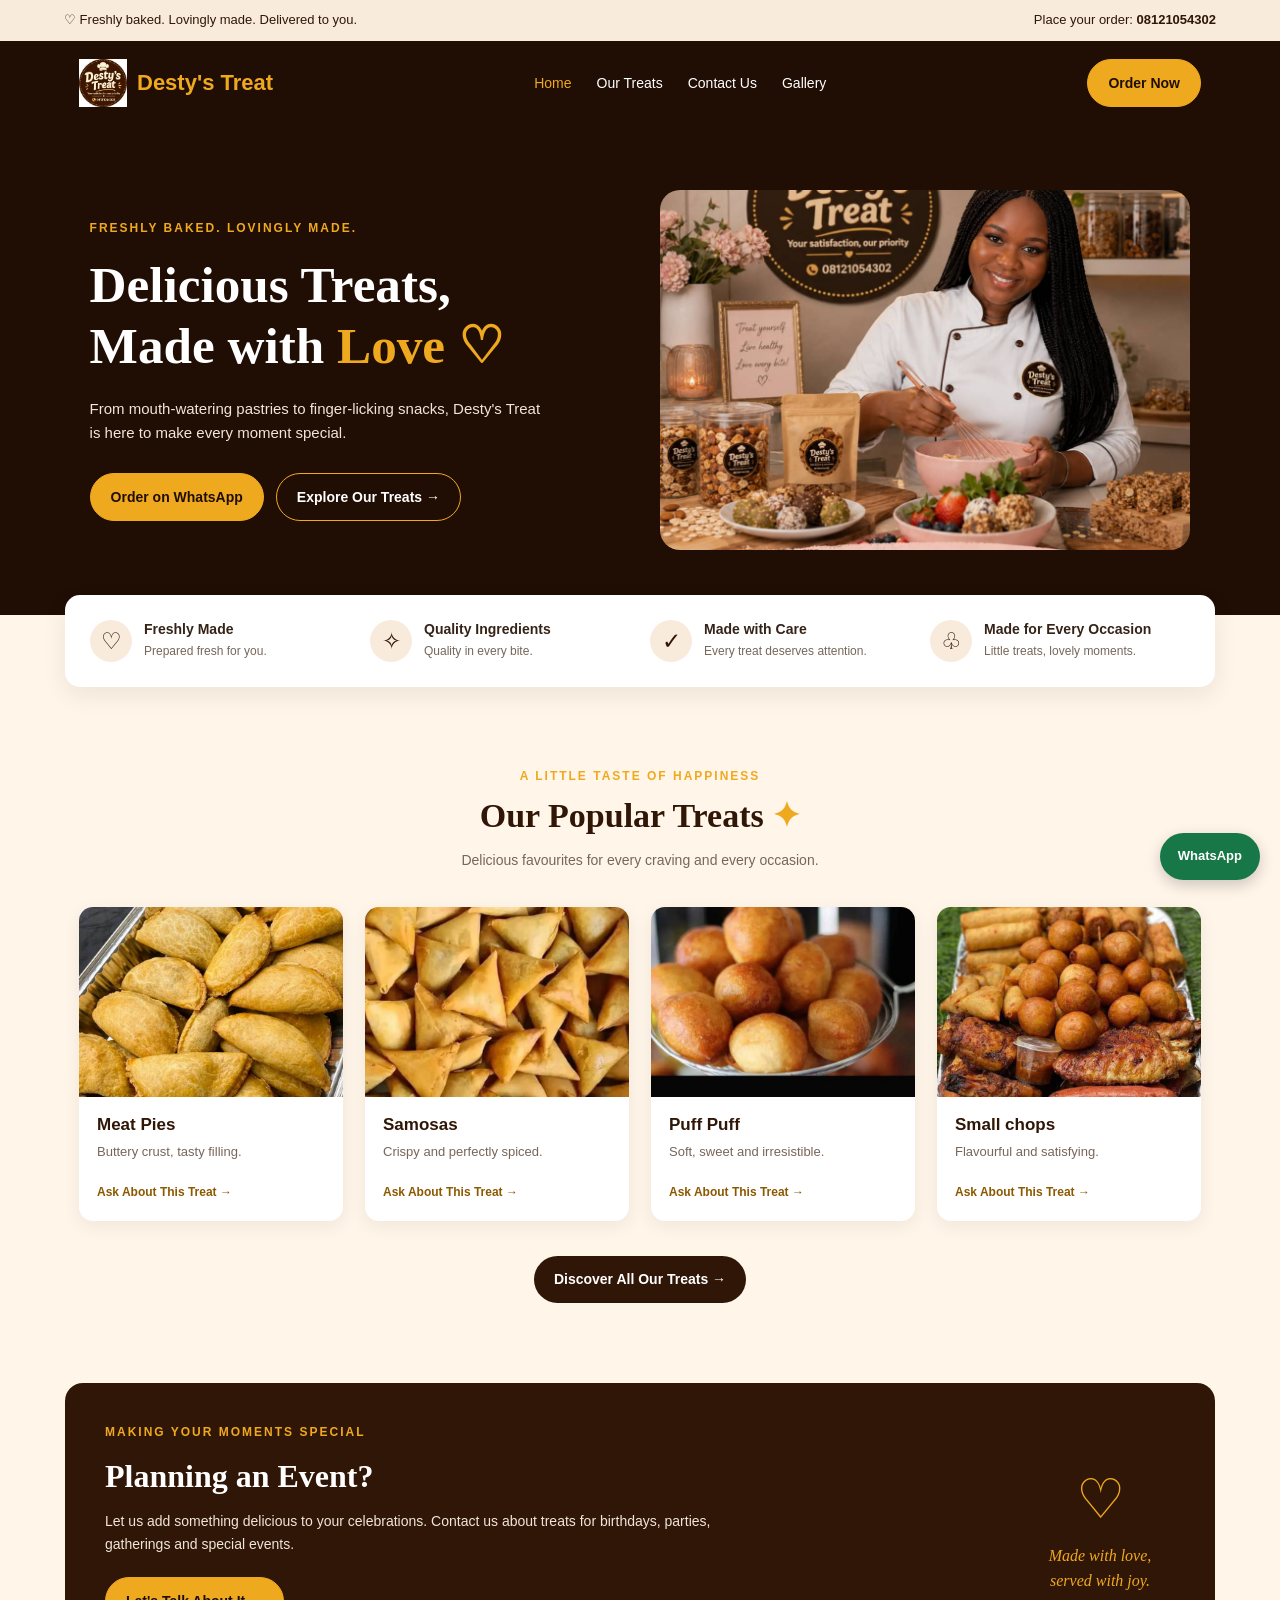
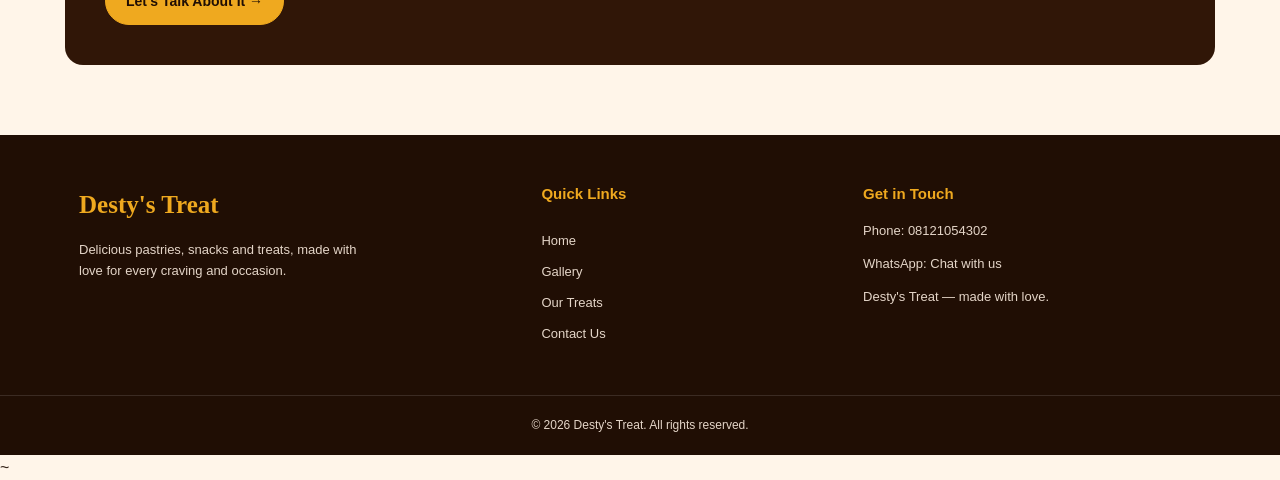
<file: index.html>
<!DOCTYPE html>
<html lang="en">
<head>
    <meta charset="UTF-8">
    <meta name="viewport" content="width=device-width, initial-scale=1.0">

    <title>Desty's Treat | Delicious Treats, Made with Love</title>

    <meta name="description"
          content="Discover delicious pastries, snacks, and treats from Desty's Treat. Freshly made with love for every craving and occasion.">

    <link rel="stylesheet" href="style.css">
</head>

<body>

    <!-- TOP ANNOUNCEMENT BAR -->
    <div class="top-bar">
        <p>♡ Freshly baked. Lovingly made. Delivered to you.</p>

        <p>Place your order:
            <a href="tel:08121054302">08121054302</a>
        </p>
    </div>


    <!-- NAVIGATION BAR -->
    <header class="header">
        <nav class="navbar">

            <a href="index.html" class="logo">
                <img src="./Assets/WhatsApp Image 2026-10-28 at 7.38.59 AM (2).jpeg"
                     alt="Desty's Treat logo">
                <span>Desty's Treat</span>
            </a>

            <ul class="nav-links">
                <li><a href="#" class="active">Home</a></li>
                <li><a href="our treats.html">Our Treats</a></li>
                <li><a href="contact.html">Contact Us</a></li>
                <li><a href="gallery.html">Gallery</a></li>
            </ul>

            <a href="https://wa.me/2348121054302"
               class="button button-gold"
               target="_blank"
               rel="noopener noreferrer">
                Order Now
            </a>

        </nav>
    </header>


    <main>

        <!-- HERO SECTION -->
        <section class="hero">

            <div class="hero-content">

                <p class="eyebrow">
                    FRESHLY BAKED. LOVINGLY MADE.
                </p>

                <h1>
                    Delicious Treats,<br>
                    Made with <span>Love ♡</span>
                </h1>

                <p class="hero-description">
                    From mouth-watering pastries to finger-licking
                    snacks, Desty's Treat is here to make every
                    moment special.
                </p>

                <div class="hero-buttons">

                    <a href="https://wa.me/2348121054302"
                       class="button button-gold"
                       target="_blank"
                       rel="noopener noreferrer">
                        Order on WhatsApp
                    </a>

                    <a href="our treats.html"
                       class="button button-outline">
                        Explore Our Treats →
                    </a>

                </div>

            </div>

            <div class="hero-image">
                <img src="Assets/WhatsApp Image 2026-10-28 at 7.33.50 AM (1).jpeg"
                     alt="Freshly prepared pastries and delicious snacks">
            </div>

        </section>


        <!-- WHY CHOOSE US -->
        <section class="features">

            <div class="feature">
                <span class="feature-icon">♡</span>
                <div>
                    <h3>Freshly Made</h3>
                    <p>Prepared fresh for you.</p>
                </div>
            </div>

            <div class="feature">
                <span class="feature-icon">✧</span>
                <div>
                    <h3>Quality Ingredients</h3>
                    <p>Quality in every bite.</p>
                </div>
            </div>

            <div class="feature">
                <span class="feature-icon">✓</span>
                <div>
                    <h3>Made with Care</h3>
                    <p>Every treat deserves attention.</p>
                </div>
            </div>

            <div class="feature">
                <span class="feature-icon">♧</span>
                <div>
                    <h3>Made for Every Occasion</h3>
                    <p>Little treats, lovely moments.</p>
                </div>
            </div>

        </section>


        <!-- POPULAR TREATS -->
        <section class="popular-treats" id="popular-treats">

            <div class="section-heading">
                <p class="eyebrow">A LITTLE TASTE OF HAPPINESS</p>

                <h2>Our Popular Treats <span>✦</span></h2>

                <p>
                    Delicious favourites for every craving
                    and every occasion.
                </p>
            </div>


            <div class="product-grid">

                <!-- PRODUCT 1 -->
                <article class="product-card">

                    <img src="Assets/WhatsApp Image 2026-10-28 at 7.39.04 AM.jpeg"
                         alt="Freshly baked meat pies">

                    <div class="product-info">
                        <h3>Meat Pies</h3>
                        <p>Buttery crust, tasty filling.</p>

                        <a href="https://wa.me/2348121054302"
                           target="_blank"
                           rel="noopener noreferrer">
                            Ask About This Treat →
                        </a>
                    </div>

                </article>


                <!-- PRODUCT 2 -->
                <article class="product-card">

                    <img src="Assets/samosa.jpg"
                         alt="Crispy golden samosas">

                    <div class="product-info">
                        <h3>Samosas</h3>
                        <p>Crispy and perfectly spiced.</p>

                        <a href="https://wa.me/2348121054302"
                           target="_blank"
                           rel="noopener noreferrer">
                            Ask About This Treat →
                        </a>
                    </div>

                </article>


                <!-- PRODUCT 3 -->
                <article class="product-card">

                    <img src="Assets/Pouf Pouf.jpg"
                         alt="Golden, freshly prepared puff-puff">

                    <div class="product-info">
                        <h3>Puff Puff</h3>
                        <p>Soft, sweet and irresistible.</p>

                        <a href="https://wa.me/2348121054302"
                           target="_blank"
                           rel="noopener noreferrer">
                            Ask About This Treat →
                        </a>
                    </div>

                </article>


                <!-- PRODUCT 4 -->
                <article class="product-card">

                    <img src="Assets/WhatsApp Image 2026-10-28 at 7.39.12 AM (1).jpeg"
                         alt="Delicious small chops in snack tray">

                    <div class="product-info">
                        <h3>Small chops</h3>
                        <p>Flavourful and satisfying.</p>

                        <a href="https://wa.me/2348121054302"
                           target="_blank"
                           rel="noopener noreferrer">
                            Ask About This Treat →
                        </a>
                    </div>

                </article>

            </div>


            <div class="section-button">
                <a href="our treats.html"
                   class="button button-dark">
                    Discover All Our Treats →
                </a>
            </div>

        </section>


        <!-- CATERING AND EVENTS -->
        <section class="catering">

            <div class="catering-content">
                <p class="eyebrow">MAKING YOUR MOMENTS SPECIAL</p>

                <h2>Planning an Event?</h2>

                <p>
                    Let us add something delicious to your
                    celebrations. Contact us about treats for
                    birthdays, parties, gatherings and special events.
                </p>

                <a href="contact.html"
                   class="button button-gold">
                    Let's Talk About It →
                </a>
            </div>

            <div class="catering-decoration">
                <span>♡</span>
                <p>Made with love,<br>served with joy.</p>
            </div>

        </section>

    </main>


    <!-- FOOTER -->
    <footer class="footer">

        <div class="footer-content">

            <div class="footer-brand">
                <a href="index.html" class="footer-logo">
                    Desty's Treat
                </a>

                <p>
                    Delicious pastries, snacks and treats,
                    made with love for every craving and occasion.
                </p>
            </div>


            <div class="footer-links">
                <h3>Quick Links</h3>

                <a href="index.html">Home</a>
                <a href="gallery.html">Gallery</a>
                <a href="our treats.html">Our Treats</a>
                <a href="contact.html">Contact Us</a>
            </div>


            <div class="footer-contact">
                <h3>Get in Touch</h3>

                <p>
                    Phone:
                    <a href="tel:08121054302">08121054302</a>
                </p>

                <p>
                    WhatsApp:
                    <a href="https://wa.me/2348121054302"
                       target="_blank"
                       rel="noopener noreferrer">
                        Chat with us
                    </a>
                </p>

                <p>Desty's Treat — made with love.</p>
            </div>

        </div>

        <div class="footer-bottom">
            <p>
                &copy; 2026 Desty's Treat.
                All rights reserved.
            </p>
        </div>

    </footer>


    <!-- FLOATING WHATSAPP BUTTON -->
    <a href="https://wa.me/2348121054302"
       class="whatsapp-button"
       target="_blank"
       rel="noopener noreferrer"
       aria-label="Contact Desty's Treat on WhatsApp">
        WhatsApp
    </a>

</body>
</html>~
</file>
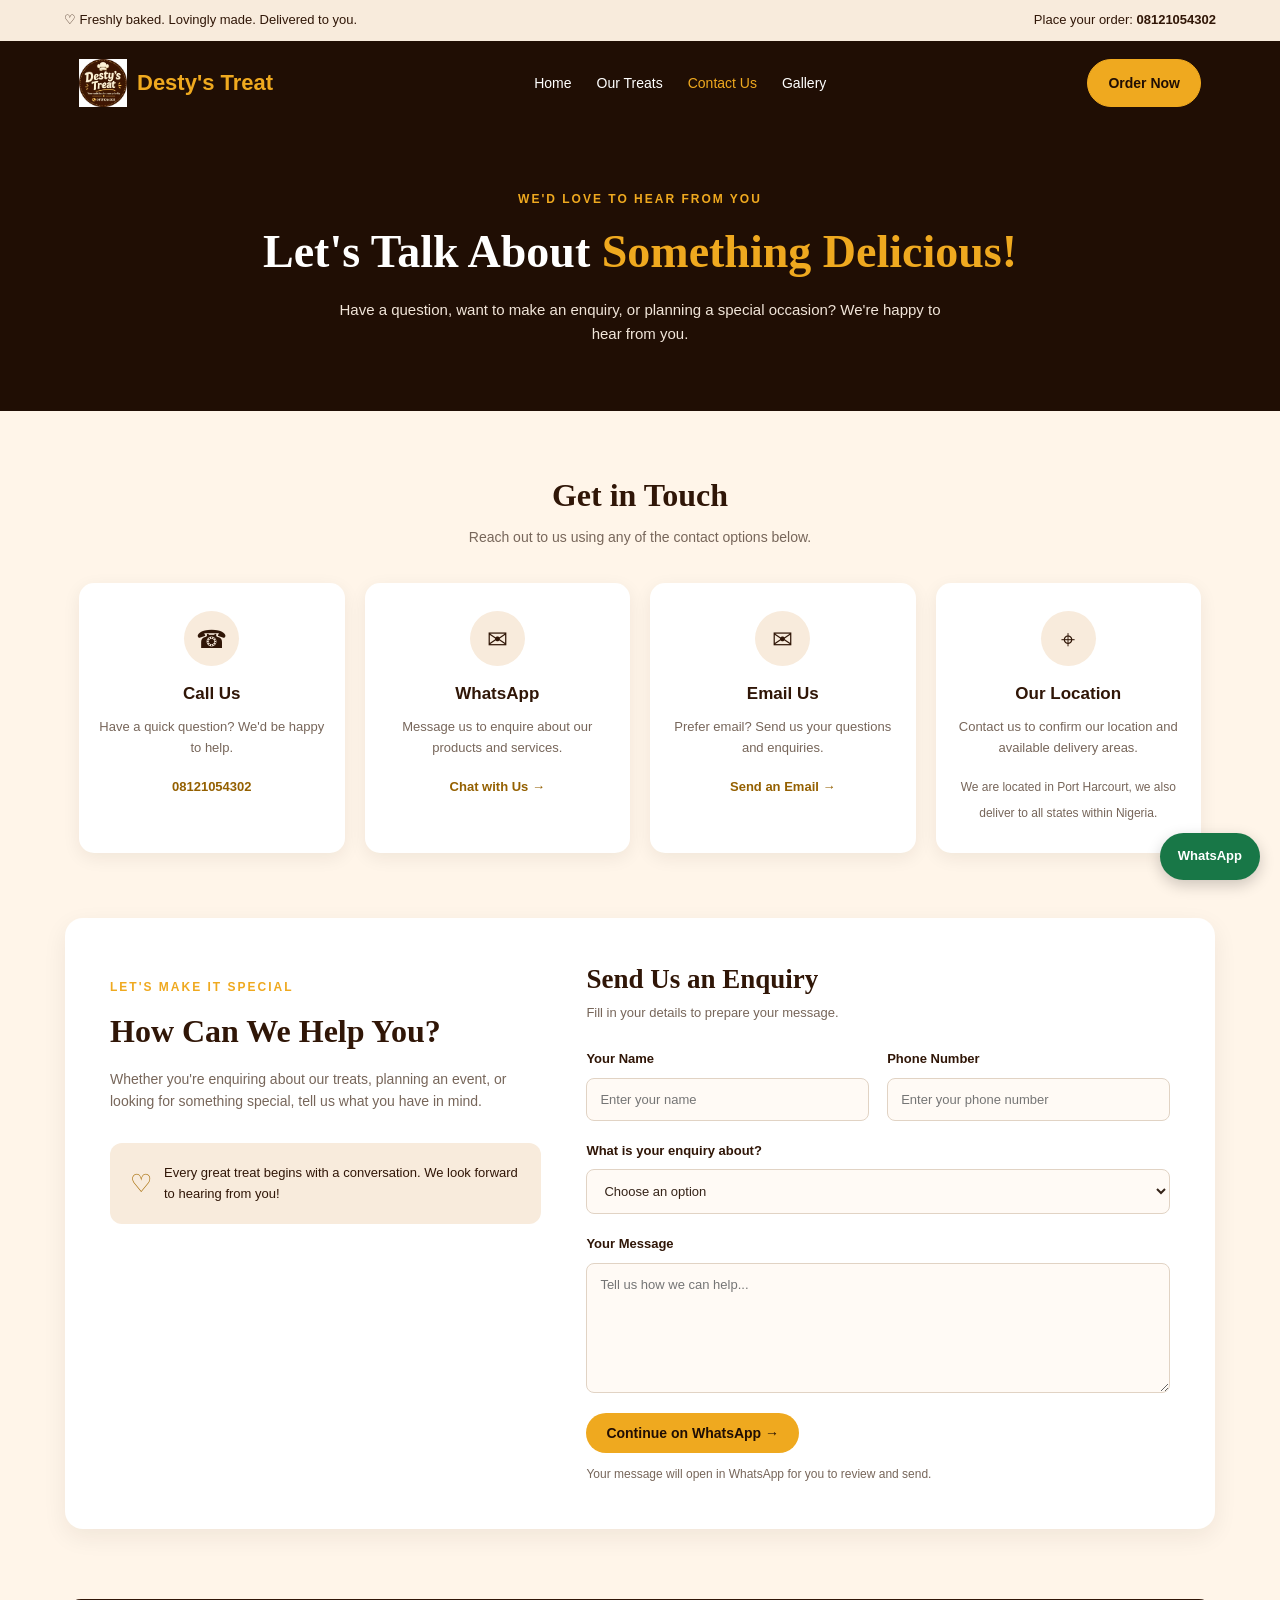
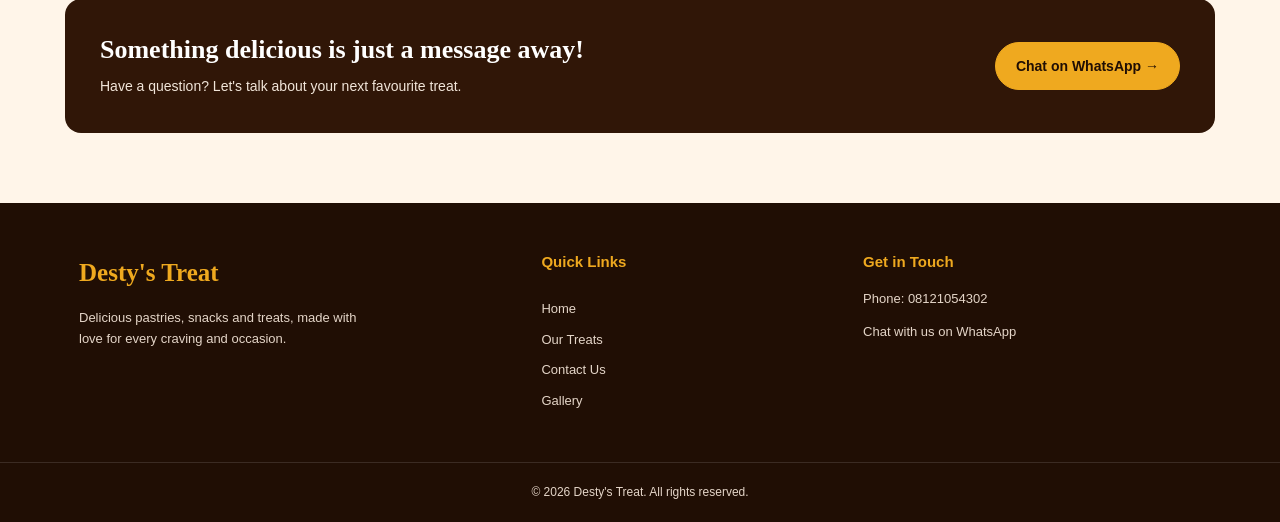
<file: contact.html>
<!DOCTYPE html>
<html lang="en">

<head>
    <meta charset="UTF-8">
    <meta name="viewport" content="width=device-width, initial-scale=1.0">

    <title>Contact Us | Desty's Treat</title>

    <meta name="description"
          content="Get in touch with Desty's Treat for product enquiries, orders, and special occasions.">

    <link rel="stylesheet" href="style.css">
</head>

<body>

    <!-- TOP BAR -->
    <div class="top-bar">

        <p>♡ Freshly baked. Lovingly made. Delivered to you.</p>

        <p>
            Place your order:
            <a href="tel:08121054302">08121054302</a>
        </p>

    </div>


    <!-- NAVIGATION BAR -->
    <header class="header">

        <nav class="navbar">

            <a href="index.html" class="logo">
                <img src="Assets/WhatsApp Image 2026-10-28 at 7.38.59 AM (2).jpeg" alt="Desty's Treat logo">
                <span>Desty's Treat</span>
            </a>

            <ul class="nav-links">

                <li>
                    <a href="index.html">Home</a>
                </li>

                <li>
                    <a href="our treats.html">Our Treats</a>
                </li>

                <li>
                    <a href="#" class="active">Contact Us</a>
                </li>

                <li>
                    <a href="gallery.html">Gallery</a>
                </li>

            </ul>

            <a href="https://wa.me/2348121054302"
               class="button button-gold"
               target="_blank"
               rel="noopener noreferrer">
                Order Now
            </a>

        </nav>

    </header>


    <main>

        <!-- CONTACT HERO -->
        <section class="contact-hero">

            <p class="eyebrow">WE'D LOVE TO HEAR FROM YOU</p>

            <h1>Let's Talk About <span>Something Delicious!</span></h1>

            <p>
                Have a question, want to make an enquiry, or planning
                a special occasion? We're happy to hear from you.
            </p>

        </section>


        <!-- CONTACT INFORMATION -->
        <section class="contact-section">

            <div class="contact-heading">

                <h2>Get in Touch</h2>

                <p>
                    Reach out to us using any of the contact
                    options below.
                </p>

            </div>


            <div class="contact-grid">

                <!-- PHONE -->
                <article class="contact-card">

                    <div class="contact-icon">☎</div>

                    <h3>Call Us</h3>

                    <p>
                        Have a quick question?
                        We'd be happy to help.
                    </p>

                    <a href="tel:08121054302">
                        08121054302
                    </a>

                </article>


                <!-- WHATSAPP -->
                <article class="contact-card">

                    <div class="contact-icon">✉</div>

                    <h3>WhatsApp</h3>

                    <p>
                        Message us to enquire about our
                        products and services.
                    </p>

                    <a href="https://wa.me/2348121054302"
                       target="_blank"
                       rel="noopener noreferrer">
                        Chat with Us →
                    </a>

                </article>


                <!-- EMAIL -->
                <article class="contact-card">

                    <div class="contact-icon">✉</div>

                    <h3>Email Us</h3>

                    <p>
                        Prefer email? Send us your
                        questions and enquiries.
                    </p>

                    <!-- Replace with your real business email -->
                    <a href="mailto:destystreat@gmail.com">
                        Send an Email →
                    </a>

                </article>


                <!-- LOCATION -->
                <article class="contact-card">

                    <div class="contact-icon">⌖</div>

                    <h3>Our Location</h3>

                    <p>
                        Contact us to confirm our location
                        and available delivery areas.
                    </p>

                    <span>We are located in Port Harcourt, we also deliver to all states within Nigeria.</span>

                </article>

            </div>

        </section>


        <!-- ENQUIRY SECTION -->
        <section class="enquiry-section">

            <div class="enquiry-intro">

                <p class="eyebrow">LET'S MAKE IT SPECIAL</p>

                <h2>How Can We Help You?</h2>

                <p>
                    Whether you're enquiring about our treats,
                    planning an event, or looking for something
                    special, tell us what you have in mind.
                </p>

                <div class="enquiry-note">

                    <span>♡</span>

                    <p>
                        Every great treat begins with a conversation.
                        We look forward to hearing from you!
                    </p>

                </div>

            </div>


            <!-- CONTACT FORM -->
            <div class="contact-form-container">

                <h2>Send Us an Enquiry</h2>

                <p class="form-description">
                    Fill in your details to prepare your message.
                </p>

                <form id="contact-form">

                    <div class="form-row">

                        <div class="form-group">

                            <label for="name">Your Name</label>

                            <input
                                type="text"
                                id="name"
                                name="name"
                                placeholder="Enter your name"
                                required
                            >

                        </div>


                        <div class="form-group">

                            <label for="phone">Phone Number</label>

                            <input
                                type="tel"
                                id="phone"
                                name="phone"
                                placeholder="Enter your phone number"
                                required
                            >

                        </div>

                    </div>


                    <div class="form-group">

                        <label for="subject">What is your enquiry about?</label>

                        <select id="subject" name="subject" required>

                            <option value="">Choose an option</option>

                            <option value="Product enquiry">
                                Product enquiry
                            </option>

                            <option value="Order enquiry">
                                Order enquiry
                            </option>

                            <option value="Catering and events">
                                Catering and events
                            </option>

                            <option value="Custom request">
                                Custom request
                            </option>

                            <option value="Other enquiry">
                                Other enquiry
                            </option>

                        </select>

                    </div>


                    <div class="form-group">

                        <label for="message">Your Message</label>

                        <textarea
                            id="message"
                            name="message"
                            rows="5"
                            placeholder="Tell us how we can help..."
                            required
                        ></textarea>

                    </div>


                    <button type="submit"
                            class="button button-gold submit-button">
                        Continue on WhatsApp →
                    </button>

                    <p class="form-note">
                        Your message will open in WhatsApp for you
                        to review and send.
                    </p>

                </form>

            </div>

        </section>


        <!-- FINAL CALL TO ACTION -->
        <section class="contact-cta">

            <div>

                <h2>Something delicious is just a message away!</h2>

                <p>
                    Have a question? Let's talk about your next
                    favourite treat.
                </p>

            </div>

            <a href="https://wa.me/2348121054302"
               class="button button-gold"
               target="_blank"
               rel="noopener noreferrer">
                Chat on WhatsApp →
            </a>

        </section>

    </main>


    <!-- FOOTER -->
    <footer class="footer">

        <div class="footer-content">

            <div class="footer-brand">

                <a href="index.html" class="footer-logo">
                    Desty's Treat
                </a>

                <p>
                    Delicious pastries, snacks and treats,
                    made with love for every craving and occasion.
                </p>

            </div>


            <div class="footer-links">

                <h3>Quick Links</h3>

                <a href="index.html">Home</a>
                <a href="our treats.html">Our Treats</a>
                <a href="contact.html">Contact Us</a>
                <a href="gallery.html">Gallery</a>

            </div>


            <div class="footer-contact">

                <h3>Get in Touch</h3>

                <p>
                    Phone:
                    <a href="tel:08121054302">08121054302</a>
                </p>

                <p>
                    <a href="https://wa.me/2348121054302"
                       target="_blank"
                       rel="noopener noreferrer">
                        Chat with us on WhatsApp
                    </a>
                </p>

            </div>

        </div>


        <div class="footer-bottom">

            <p>
                &copy; 2026 Desty's Treat.
                All rights reserved.
            </p>

        </div>

    </footer>


    <!-- FLOATING WHATSAPP BUTTON -->
    <a href="https://wa.me/2348121054302"
       class="whatsapp-button"
       target="_blank"
       rel="noopener noreferrer"
       aria-label="Contact Desty's Treat on WhatsApp">
        WhatsApp
    </a>


    <!-- CONTACT FORM FUNCTIONALITY -->
    <script>

        const contactForm = document.getElementById("contact-form");

        contactForm.addEventListener("submit", function (event) {

            event.preventDefault();

            const name = document.getElementById("name").value.trim();

            const phone = document.getElementById("phone").value.trim();

            const subject = document.getElementById("subject").value;

            const message = document.getElementById("message").value.trim();

            const businessNumber = "2348121054302";

            const whatsappMessage =
                "Hello Desty's Treat!%0A%0A" +
                "My name is " + encodeURIComponent(name) + ".%0A" +
                "My phone number is " + encodeURIComponent(phone) + ".%0A" +
                "Enquiry: " + encodeURIComponent(subject) + "%0A" +
                "Message: " + encodeURIComponent(message);

            const whatsappURL =
                "https://wa.me/" + businessNumber +
                "?text=" + whatsappMessage;

            window.open(whatsappURL, "_blank");

        });

    </script>

</body>

</html>
</file>
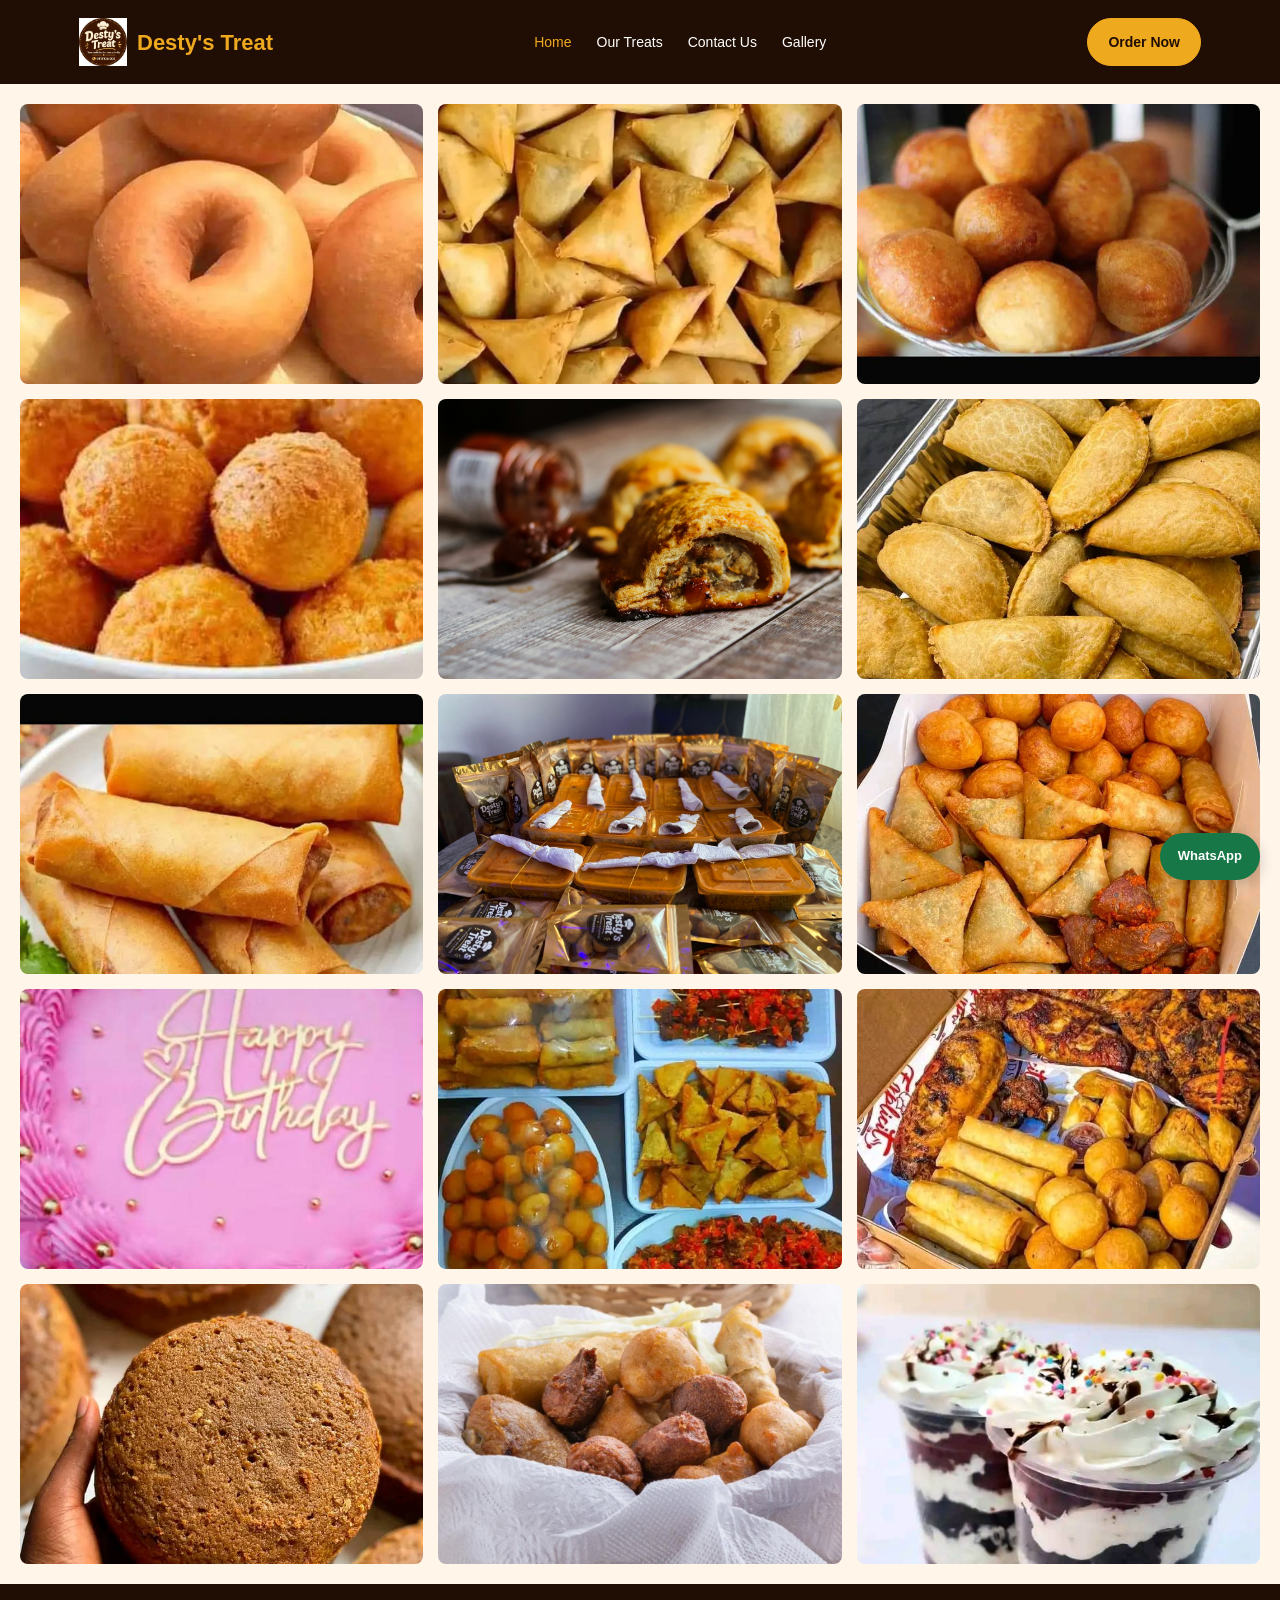
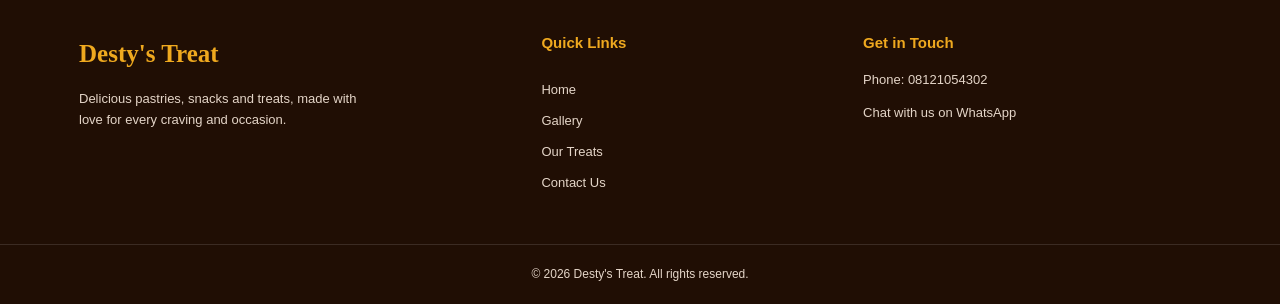
<file: gallery.html>
<!DOCTYPE html><html lang="en">
<head>
    <meta charset="UTF-8">
    <meta name="viewport" content="width=device-width, initial-scale=1.0"><title>Gallery | Desty's Treat</title>

<link rel="stylesheet" href="style.css">
</head>

<!-- NAVIGATION BAR -->
    <header class="header">
        <nav class="navbar">

            <a href="index.html" class="logo">
                <img src="./Assets/WhatsApp Image 2026-10-28 at 7.38.59 AM (2).jpeg"
                     alt="Desty's Treat logo">
                <span>Desty's Treat</span>
            </a>

            <ul class="nav-links">
                <li><a href="index.html" class="active">Home</a></li>
                <li><a href="our treats.html">Our Treats</a></li>
                <li><a href="contact.html">Contact Us</a></li>
                <li><a href="#">Gallery</a></li>
            </ul>

             <a href="https://wa.me/2348121054302"
               class="button button-gold"
               target="_blank"
               rel="noopener noreferrer">
                Order Now
            </a>
            
        </nav>
    </header> 

<body>
    <section class="gallery">
      <div class="gallery-grid">

        <img src="Assets/Doughnut.jpg" alt="doughnuts">
        <img src="Assets/samosa.jpg" alt="Samosa">
        <img src="Assets/Pouf Pouf.jpg" alt="Puff puff">
        <img src="Assets/Bouce.jpg" alt="buns">
        <img src="Assets/sandie-clarke-FTFOrun21UA-unsplash.jpg" alt="Sausage rolls">
        <img src="Assets/WhatsApp Image 2026-10-28 at 7.39.04 AM.jpeg" alt="Meat pie">
        <img src="Assets/big samaosa.jpg" alt="Samosa">
        <img src="Assets/WhatsApp Image 2026-10-28 at 7.33.50 AM.jpeg" alt="snacks">
        <img src="Assets/WhatsApp Image 2026-10-28 at 7.38.57 AM (2).jpeg" alt="small chops">
        <img src="Assets/WhatsApp Image 2026-10-28 at 7.38.55 AM.jpeg" alt="cakes">
        <img src="Assets/WhatsApp Image 2026-10-28 at 7.39.06 AM.jpeg" alt="snack tray">
        <img src="Assets/WhatsApp Image 2026-10-28 at 7.39.03 AM (1).jpeg" alt="snack tray">
        <img src="Assets/WhatsApp Image 2026-10-28 at 7.38.58 AM (2).jpeg" alt="Delicious treats">
        <img src="Assets/WhatsApp Image 2026-10-28 at 7.38.57 AM.jpeg" alt="Freshly made snacks">
        <img src="Assets/WhatsApp Image 2026-10-28 at 7.33.48 AM.jpeg" alt="Pastries from Desty's Treat">

      </div>
  </section>

   <!-- FOOTER -->
    <footer class="footer">

        <div class="footer-content">

            <div class="footer-brand">

                <a href="index.html" class="footer-logo">
                    Desty's Treat
                </a>

                <p>
                    Delicious pastries, snacks and treats,
                    made with love for every craving and occasion.
                </p>

            </div>


            <div class="footer-links">

                <h3>Quick Links</h3>

                <a href="index.html">Home</a>
                <a href="gallery.html">Gallery</a>
                <a href="our treats.html">Our Treats</a>
                <a href="contact.html">Contact Us</a>

            </div>


            <div class="footer-contact">

                <h3>Get in Touch</h3>

                <p>
                    Phone:
                    <a href="tel:08121054302">08121054302</a>
                </p>

                <p>
                    <a href="https://wa.me/2348121054302"
                       target="_blank"
                       rel="noopener noreferrer">
                        Chat with us on WhatsApp
                    </a>
               </p>
           </div>
       </div>

       <div class="footer-bottom">

            <p>
                &copy; 2026 Desty's Treat.
                All rights reserved.
            </p>

        </div>

    </footer>


    <!-- FLOATING WHATSAPP BUTTON -->
    <a href="https://wa.me/2348121054302"
       class="whatsapp-button"
       target="_blank"
       rel="noopener noreferrer"
       aria-label="Contact Desty's Treat on WhatsApp">
        WhatsApp
    </a>
</body>
</html>
</file>
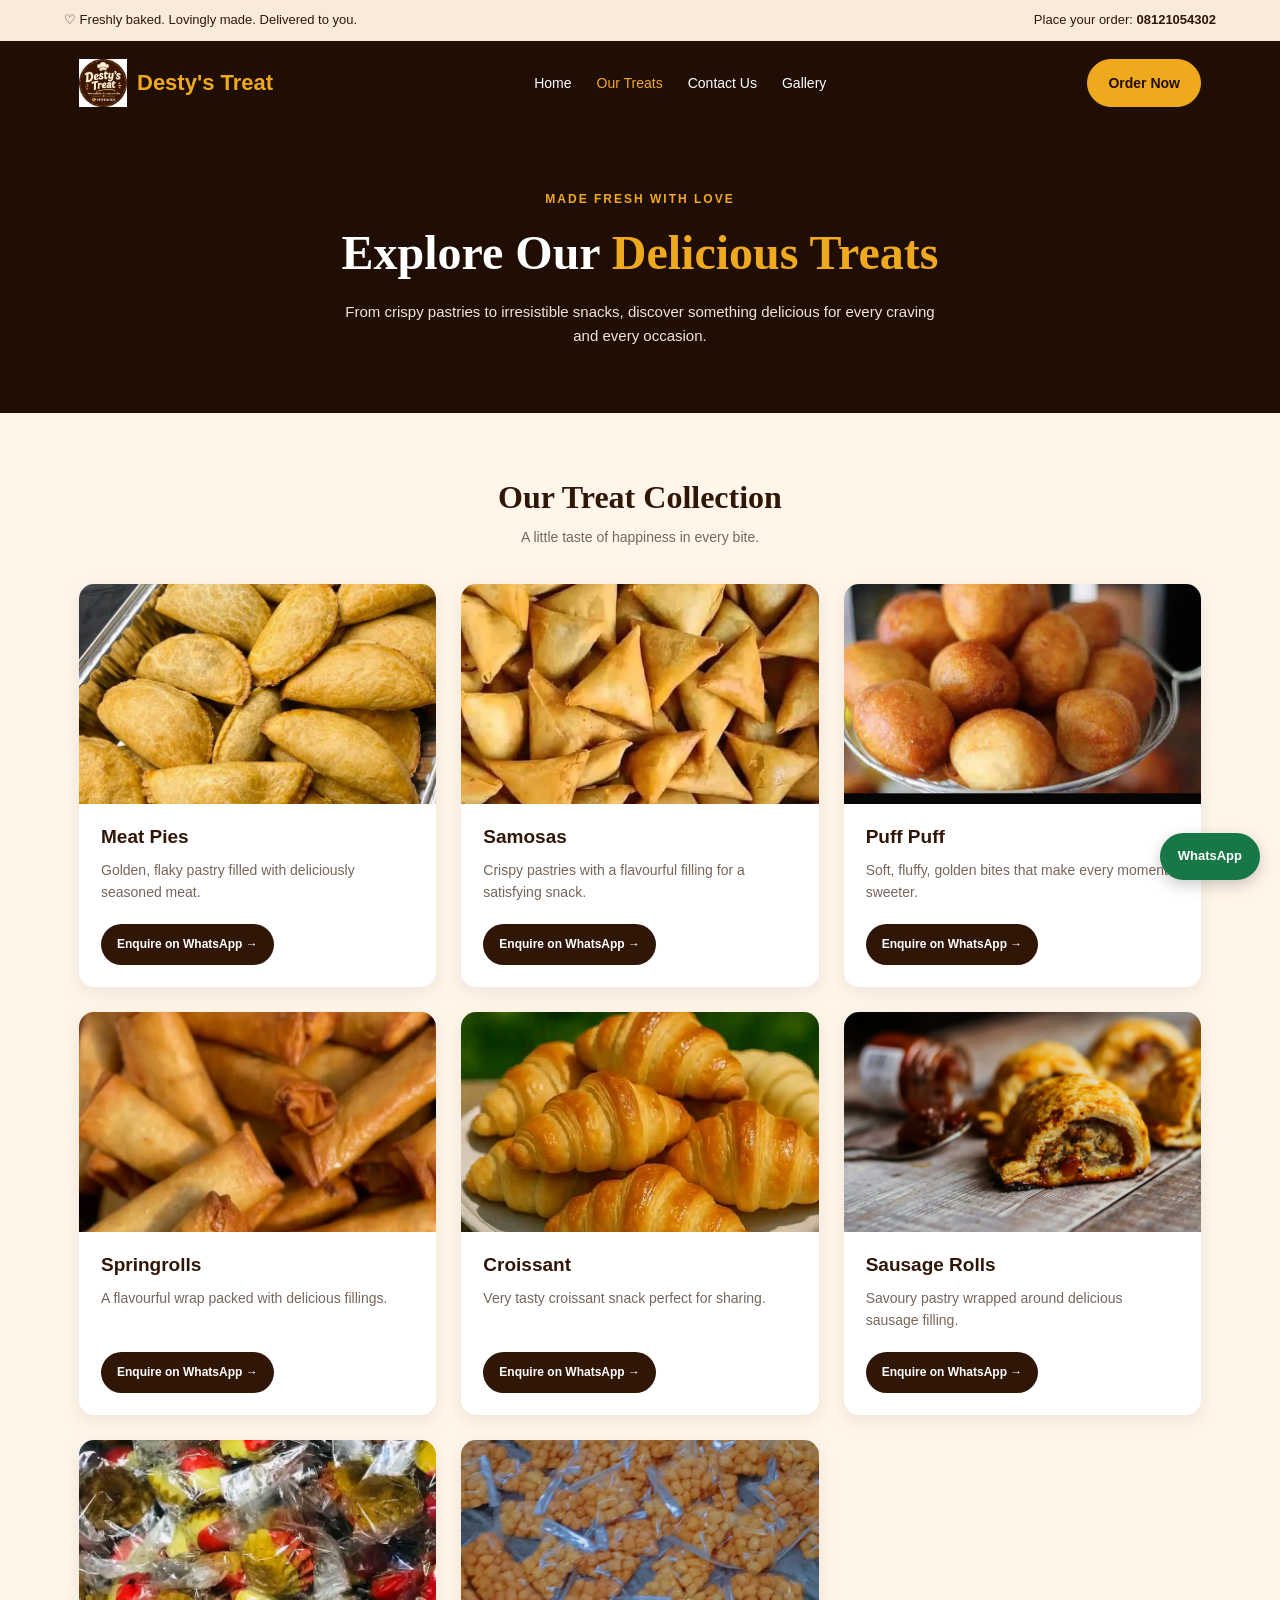
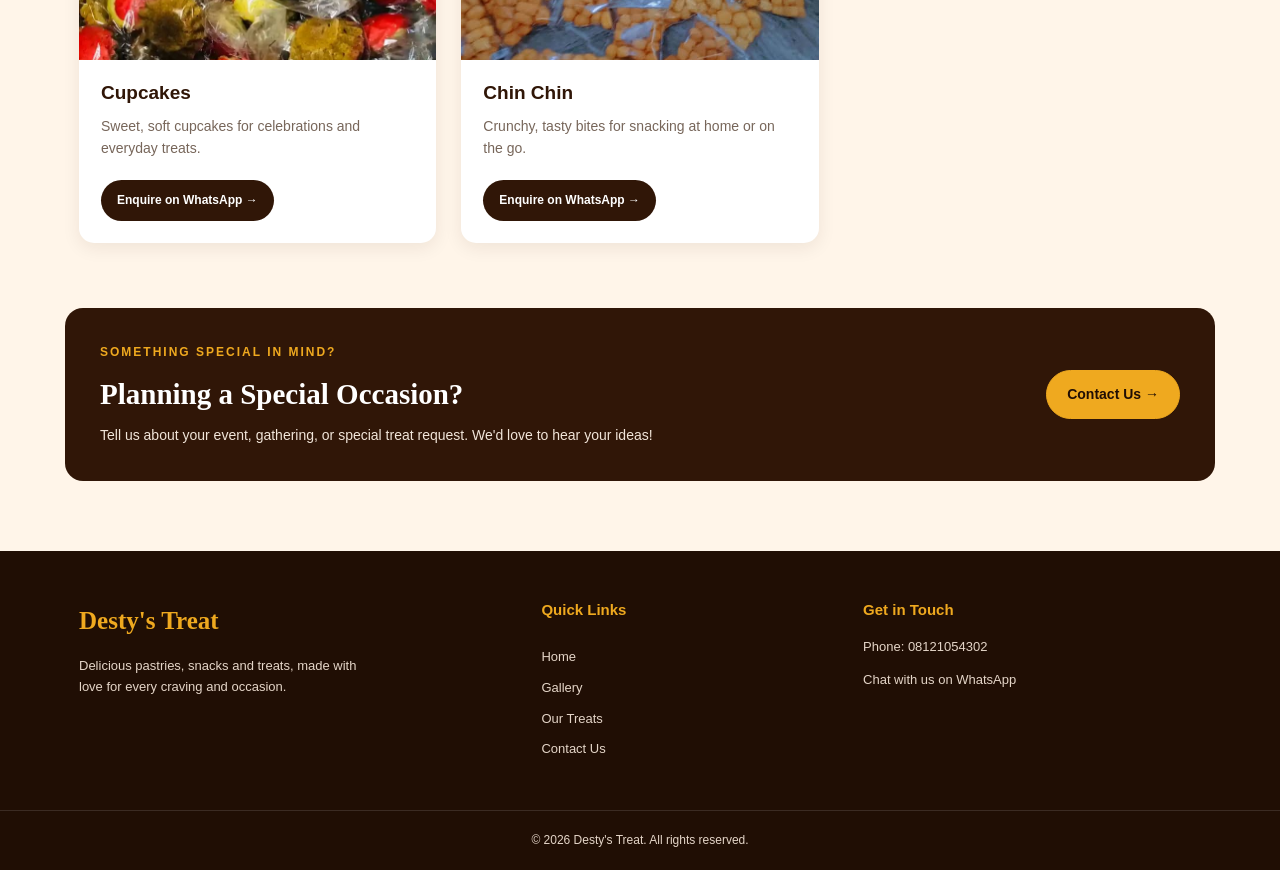
<file: our treats.html>
<!DOCTYPE html>
<html lang="en">

<head>
    <meta charset="UTF-8">
    <meta name="viewport" content="width=device-width, initial-scale=1.0">

    <title>Our Treats | Desty's Treat</title>

    <meta name="description"
          content="Explore delicious pastries, snacks, and other treats from Desty's Treat.">

    <link rel="stylesheet" href="style.css">
</head>

<body>

    <!-- TOP BAR -->
    <div class="top-bar">

        <p>♡ Freshly baked. Lovingly made. Delivered to you.</p>

        <p>
            Place your order:
            <a href="tel:08121054302">08121054302</a>
        </p>

    </div>


    <!-- NAVIGATION -->
    <header class="header">

        <nav class="navbar">

            <a href="index.html" class="logo">
                <img src="Assets/WhatsApp Image 2026-10-28 at 7.38.59 AM (2).jpeg" alt="Desty's Treat logo">
                <span>Desty's Treat</span>
            </a>

            <ul class="nav-links">

                <li>
                    <a href="index.html">Home</a>
                </li>

                <li>
                    <a href="#" class="active">Our Treats</a>
                </li>

                <li>
                    <a href="contact.html">Contact Us</a>
                </li>

                <li>
                    <a href="gallery.html">Gallery</a>
                </li>

            </ul>

            <a href="https://wa.me/2348121054302"
               class="button button-gold"
               target="_blank"
               rel="noopener noreferrer">
                Order Now
            </a>

        </nav>

    </header>


    <main>

        <!-- PAGE INTRODUCTION -->
        <section class="treats-hero">

            <p class="eyebrow">MADE FRESH WITH LOVE</p>

            <h1>Explore Our <span>Delicious Treats</span></h1>

            <p>
                From crispy pastries to irresistible snacks,
                discover something delicious for every craving
                and every occasion.
            </p>

        </section>


        <!-- PRODUCT COLLECTION -->
        <section class="treats-section">

            <div class="treats-heading">

                <h2>Our Treat Collection</h2>

                <p>
                    A little taste of happiness in every bite.
                </p>

            </div>


            <div class="treats-grid">


                <!-- MEAT PIE -->
                <article class="treat-card">

                    <img src="Assets/WhatsApp Image 2026-10-28 at 7.39.04 AM.jpeg"
                         alt="Freshly baked meat pies">

                    <div class="treat-details">

                        <h3>Meat Pies</h3>

                        <p>
                            Golden, flaky pastry filled with
                            deliciously seasoned meat.
                        </p>

                        <a href="https://wa.me/2348121054302?text=Hello%20Desty%27s%20Treat%2C%20I%27d%20like%20to%20enquire%20about%20your%20meat%20pies."
                           class="treat-button"
                           target="_blank"
                           rel="noopener noreferrer">
                            Enquire on WhatsApp →
                        </a>

                    </div>

                </article>


                <!-- SAMOSA -->
                <article class="treat-card">

                    <img src="Assets/samosa.jpg"
                         alt="Crispy golden samosas">

                    <div class="treat-details">

                        <h3>Samosas</h3>

                        <p>
                            Crispy pastries with a flavourful
                            filling for a satisfying snack.
                        </p>

                        <a href="https://wa.me/2348121054302?text=Hello%20Desty%27s%20Treat%2C%20I%27d%20like%20to%20enquire%20about%20your%20samosas."
                           class="treat-button"
                           target="_blank"
                           rel="noopener noreferrer">
                            Enquire on WhatsApp →
                        </a>

                    </div>

                </article>


                <!-- PUFF PUFF -->
                <article class="treat-card">

                    <img src="Assets/Pouf Pouf.jpg"
                         alt="Freshly prepared puff-puff">

                    <div class="treat-details">

                        <h3>Puff Puff</h3>

                        <p>
                            Soft, fluffy, golden bites that
                            make every moment sweeter.
                        </p>

                        <a href="https://wa.me/2348121054302?text=Hello%20Desty%27s%20Treat%2C%20I%27d%20like%20to%20enquire%20about%20your%20puff%20puff."
                           class="treat-button"
                           target="_blank"
                           rel="noopener noreferrer">
                            Enquire on WhatsApp →
                        </a>

                    </div>

                </article>


                <!-- SHAWARMA -->
                <article class="treat-card">

                    <img src="Assets/WhatsApp Image 2026-10-28 at 7.39.00 AM (1).jpeg"
                         alt="Delicious springroll">

                    <div class="treat-details">

                        <h3>Springrolls</h3>

                        <p>
                            A flavourful wrap packed with
                            delicious fillings.
                        </p>

                        <a href="https://wa.me/2348121054302?text=Hello%20Desty%27s%20Treat%2C%20I%27d%20like%20to%20enquire%20about%20your%20shawarma."
                           class="treat-button"
                           target="_blank"
                           rel="noopener noreferrer">
                            Enquire on WhatsApp →
                        </a>

                    </div>

                </article>


                <!-- SPRING ROLLS -->
                <article class="treat-card">

                    <img src="Assets/WhatsApp Image 2026-10-28 at 7.39.01 AM (1).jpeg"
                         alt="Croissant">

                    <div class="treat-details">

                        <h3>Croissant</h3>

                        <p>
                            Very tasty croissant snack
                            perfect for sharing.
                        </p>

                        <a href="https://wa.me/2348121054302?text=Hello%20Desty%27s%20Treat%2C%20I%27d%20like%20to%20enquire%20about%20your%20spring%20rolls."
                           class="treat-button"
                           target="_blank"
                           rel="noopener noreferrer">
                            Enquire on WhatsApp →
                        </a>

                    </div>

                </article>


                <!-- SAUSAGE ROLLS -->
                <article class="treat-card">

                    <img src="Assets/sandie-clarke-FTFOrun21UA-unsplash.jpg"
                         alt="Freshly baked sausage rolls">

                    <div class="treat-details">

                        <h3>Sausage Rolls</h3>

                        <p>
                            Savoury pastry wrapped around
                            delicious sausage filling.
                        </p>

                        <a href="https://wa.me/2348121054302?text=Hello%20Desty%27s%20Treat%2C%20I%27d%20like%20to%20enquire%20about%20your%20sausage%20rolls."
                           class="treat-button"
                           target="_blank"
                           rel="noopener noreferrer">
                            Enquire on WhatsApp →
                        </a>

                    </div>

                </article>


                <!-- CUPCAKES -->
                <article class="treat-card">

                    <img src="Assets/WhatsApp Image 2026-10-28 at 7.39.01 AM.jpeg"
                         alt="Beautifully decorated cupcakes">

                    <div class="treat-details">

                        <h3>Cupcakes</h3>

                        <p>
                            Sweet, soft cupcakes for celebrations
                            and everyday treats.
                        </p>

                        <a href="https://wa.me/2348121054302?text=Hello%20Desty%27s%20Treat%2C%20I%27d%20like%20to%20enquire%20about%20your%20cupcakes."
                           class="treat-button"
                           target="_blank"
                           rel="noopener noreferrer">
                            Enquire on WhatsApp →
                        </a>

                    </div>

                </article>


                <!-- CHIN CHIN -->
                <article class="treat-card">

                    <img src="Assets/WhatsApp Image 2026-10-28 at 7.39.09 AM.jpeg"
                         alt="Crunchy chin chin">

                    <div class="treat-details">

                        <h3>Chin Chin</h3>

                        <p>
                            Crunchy, tasty bites for snacking
                            at home or on the go.
                        </p>

                        <a href="https://wa.me/2348121054302?text=Hello%20Desty%27s%20Treat%2C%20I%27d%20like%20to%20enquire%20about%20your%20chin%20chin."
                           class="treat-button"
                           target="_blank"
                           rel="noopener noreferrer">
                            Enquire on WhatsApp →
                        </a>

                    </div>

                </article>


            </div>

        </section>


        <!-- CUSTOM ORDERS -->
        <section class="custom-orders">

            <div>

                <p class="eyebrow">SOMETHING SPECIAL IN MIND?</p>

                <h2>Planning a Special Occasion?</h2>

                <p>
                    Tell us about your event, gathering,
                    or special treat request. We'd love to
                    hear your ideas!
                </p>

            </div>

            <a href="contact.html"
               class="button button-gold">
                Contact Us →
            </a>

        </section>

    </main>


    <!-- FOOTER -->
    <footer class="footer">

        <div class="footer-content">

            <div class="footer-brand">

                <a href="index.html" class="footer-logo">
                    Desty's Treat
                </a>

                <p>
                    Delicious pastries, snacks and treats,
                    made with love for every craving and occasion.
                </p>

            </div>


            <div class="footer-links">

                <h3>Quick Links</h3>

                <a href="index.html">Home</a>
                <a href="gallery.html">Gallery</a>
                <a href="our treats.html">Our Treats</a>
                <a href="contact.html">Contact Us</a>

            </div>


            <div class="footer-contact">

                <h3>Get in Touch</h3>

                <p>
                    Phone:
                    <a href="tel:08121054302">08121054302</a>
                </p>

                <p>
                    <a href="https://wa.me/2348121054302"
                       target="_blank"
                       rel="noopener noreferrer">
                        Chat with us on WhatsApp
                    </a>
                </p>

            </div>

        </div>


        <div class="footer-bottom">

            <p>
                &copy; 2026 Desty's Treat.
                All rights reserved.
            </p>

        </div>

    </footer>


    <!-- FLOATING WHATSAPP BUTTON -->
    <a href="https://wa.me/2348121054302"
       class="whatsapp-button"
       target="_blank"
       rel="noopener noreferrer"
       aria-label="Contact Desty's Treat on WhatsApp">
        WhatsApp
    </a>
</body>
</html>
</file>
<file: style.css>
/* =========================
   1. GENERAL STYLES
========================= */

* {
    margin: 0;
    padding: 0;
    box-sizing: border-box;
}

:root {
    --brown: #301607;
    --dark-brown: #200e04;
    --gold: #efa91f;
    --cream: #fff5e9;
    --light-cream: #f8ebdc;
    --white: #ffffff;
    --text: #352318;
}

html {
    scroll-behavior: smooth;
}

body {
    font-family: Arial, Helvetica, sans-serif;
    background-color: var(--cream);
    color: var(--text);
    line-height: 1.6;
}

a {
    color: inherit;
    text-decoration: none;
}

img {
    display: block;
    width: 100%;
}

h1,
h2,
h3 {
    line-height: 1.2;
}


/* =========================
   2. TOP ANNOUNCEMENT BAR
========================= */

.top-bar {
    background-color: var(--light-cream);
    color: var(--brown);
    padding: 10px 5%;

    display: flex;
    justify-content: space-between;
    align-items: center;
    gap: 15px;

    font-size: 13px;
}

.top-bar a {
    font-weight: bold;
}


/* =========================
   3. NAVIGATION BAR
========================= */

.header {
    background-color: var(--dark-brown);
    color: var(--white);
}

.navbar {
    max-width: 1250px;
    margin: auto;
    padding: 18px 5%;

    display: flex;
    justify-content: space-between;
    align-items: center;
    gap: 25px;
}

.logo {
    display: flex;
    align-items: center;
    gap: 10px;

    font-size: 22px;
    font-weight: bold;
    color: var(--gold);
}

.logo img {
    width: 48px;
    height: 48px;
    object-fit: contain;
}

.nav-links {
    list-style: none;

    display: flex;
    align-items: center;
    gap: 25px;
}

.nav-links a {
    font-size: 14px;
    transition: color 0.3s ease;
}

.nav-links a:hover,
.nav-links a.active {
    color: var(--gold);
}

.button {
    display: inline-block;
    padding: 12px 20px;
    border-radius: 30px;

    font-size: 14px;
    font-weight: bold;
    text-align: center;

    transition: 0.3s ease;
}

.button-gold {
    background-color: var(--gold);
    color: var(--dark-brown);
    border: 1px solid var(--gold);
}

.button-gold:hover {
    background-color: #ffca5a;
    transform: translateY(-2px);
}

.button-outline {
    color: var(--white);
    border: 1px solid var(--gold);
}

.button-outline:hover {
    background-color: var(--gold);
    color: var(--dark-brown);
}

.button-dark {
    background-color: var(--brown);
    color: var(--white);
}

.button-dark:hover {
    background-color: var(--gold);
    color: var(--dark-brown);
}


/* =========================
   4. HERO SECTION
========================= */

.hero {
    background-color: var(--dark-brown);
    color: var(--white);

    display: grid;
    grid-template-columns: 1fr 1fr;
    align-items: center;

    gap: 40px;
    padding: 65px 7%;
    overflow: hidden;
}

.hero-content {
    max-width: 550px;
}

.eyebrow {
    color: var(--gold);
    font-size: 12px;
    font-weight: bold;
    letter-spacing: 2px;
    margin-bottom: 15px;
}

.hero h1 {
    font-family: Georgia, "Times New Roman", serif;
    font-size: clamp(36px, 4vw, 55px);
    margin-bottom: 20px;
}

.hero h1 span {
    color: var(--gold);
}

.hero-description {
    max-width: 460px;
    color: #f1e5d9;
    margin-bottom: 28px;
    font-size: 15px;
}

.hero-buttons {
    display: flex;
    flex-wrap: wrap;
    gap: 12px;
}

.hero-image img {
    height: 360px;
    object-fit: cover;
    border-radius: 20px;
}


/* =========================
   5. FEATURES SECTION
========================= */

.features {
    max-width: 1150px;
    margin: -20px auto 0;

    position: relative;

    background-color: var(--white);
    border-radius: 15px;
    padding: 25px;

    display: grid;
    grid-template-columns: repeat(4, 1fr);
    gap: 20px;

    box-shadow: 0 8px 25px rgba(48, 22, 7, 0.08);
}

.feature {
    display: flex;
    align-items: center;
    gap: 12px;
}

.feature-icon {
    min-width: 42px;
    height: 42px;

    display: flex;
    justify-content: center;
    align-items: center;

    border-radius: 50%;
    background-color: var(--light-cream);
    color: var(--brown);

    font-size: 23px;
}

.feature h3 {
    font-size: 14px;
    margin-bottom: 5px;
}

.feature p {
    font-size: 12px;
    color: #77665a;
}


/* =========================
   6. POPULAR TREATS
========================= */

.popular-treats {
    max-width: 1250px;
    margin: auto;
    padding: 80px 5%;
}

.section-heading {
    text-align: center;
    margin-bottom: 35px;
}

.section-heading .eyebrow {
    margin-bottom: 10px;
}

.section-heading h2 {
    font-family: Georgia, "Times New Roman", serif;
    font-size: 34px;
    color: var(--brown);
    margin-bottom: 12px;
}

.section-heading h2 span {
    color: var(--gold);
}

.section-heading > p:last-child {
    color: #77665a;
    font-size: 14px;
}

.product-grid {
    display: grid;
    grid-template-columns: repeat(4, minmax(0, 1fr));
    gap: 22px;
}

.product-card {
    background-color: var(--white);
    border-radius: 14px;
    overflow: hidden;

    box-shadow: 0 5px 18px rgba(48, 22, 7, 0.07);

    transition: transform 0.3s ease,
                box-shadow 0.3s ease;
}

.product-card:hover {
    transform: translateY(-5px);
    box-shadow: 0 10px 25px rgba(48, 22, 7, 0.13);
}

.product-card > img {
    height: 190px;
    object-fit: cover;
}

.product-info {
    padding: 18px;
}

.product-info h3 {
    color: var(--brown);
    font-size: 17px;
    margin-bottom: 7px;
}

.product-info p {
    color: #77665a;
    font-size: 13px;
    margin-bottom: 15px;
}

.product-info a {
    color: #8c5900;
    font-size: 12px;
    font-weight: bold;
}

.product-info a:hover {
    color: var(--brown);
    text-decoration: underline;
}

.section-button {
    text-align: center;
    margin-top: 35px;
}


/* =========================
   7. CATERING SECTION
========================= */

.catering {
    max-width: 1150px;
    margin: 0 auto 70px;

    padding: 40px;
    border-radius: 18px;

    background-color: var(--brown);
    color: var(--white);

    display: flex;
    justify-content: space-between;
    align-items: center;
    gap: 30px;
}

.catering-content {
    max-width: 650px;
}

.catering h2 {
    font-family: Georgia, "Times New Roman", serif;
    font-size: 32px;
    margin-bottom: 15px;
}

.catering-content > p:not(.eyebrow) {
    color: #f1e5d9;
    font-size: 14px;
    margin-bottom: 22px;
}

.catering-decoration {
    min-width: 150px;
    text-align: center;
    color: var(--gold);
}

.catering-decoration span {
    font-size: 55px;
}

.catering-decoration p {
    font-family: Georgia, "Times New Roman", serif;
    font-style: italic;
}


/* =========================
   8. FOOTER
========================= */

.footer {
    background-color: var(--dark-brown);
    color: var(--white);
}

.footer-content {
    max-width: 1250px;
    margin: auto;
    padding: 50px 5%;

    display: grid;
    grid-template-columns: 1.5fr 1fr 1.2fr;
    gap: 40px;
}

.footer-logo {
    display: inline-block;
    color: var(--gold);
    font-family: Georgia, "Times New Roman", serif;
    font-size: 25px;
    font-weight: bold;
    margin-bottom: 15px;
}

.footer-brand p {
    max-width: 280px;
    color: #e4d5c8;
    font-size: 13px;
}

.footer h3 {
    color: var(--gold);
    font-size: 15px;
    margin-bottom: 18px;
}

.footer-links {
    display: flex;
    flex-direction: column;
    align-items: flex-start;
    gap: 10px;
}

.footer-links a,
.footer-contact p {
    font-size: 13px;
    color: #e4d5c8;
}

.footer-links a:hover,
.footer-contact a:hover {
    color: var(--gold);
}

.footer-contact p {
    margin-bottom: 12px;
}

.footer-bottom {
    text-align: center;
    border-top: 1px solid rgba(255, 255, 255, 0.12);
    padding: 20px;
    color: #e4d5c8;
    font-size: 12px;
}


/* =========================
   9. FLOATING WHATSAPP BUTTON
========================= */

.whatsapp-button {
    position: fixed;
    right: 20px;
    bottom: 20px;
    z-index: 100;

    background-color: #187747;
    color: var(--white);

    padding: 13px 18px;
    border-radius: 30px;

    font-size: 13px;
    font-weight: bold;

    box-shadow: 0 5px 15px rgba(0, 0, 0, 0.2);
}

.whatsapp-button:hover {
    background-color: #125c36;
}


/* =========================
   10. TABLET RESPONSIVENESS
========================= */

@media (max-width: 1000px) {

    .navbar {
        flex-wrap: wrap;
    }

    .nav-links {
        gap: 15px;
    }

    .hero {
        padding: 50px 5%;
        gap: 25px;
    }

    .hero-image img {
        height: 300px;
    }

    .features {
        margin-left: 5%;
        margin-right: 5%;
        grid-template-columns: repeat(2, 1fr);
    }

    .product-grid {
        grid-template-columns: repeat(2, minmax(0, 1fr));
    }

    .catering {
        margin-left: 5%;
        margin-right: 5%;
    }
}


/* =========================
   11. MOBILE RESPONSIVENESS
========================= */

@media (max-width: 650px) {

    .top-bar {
        flex-direction: column;
        text-align: center;
        gap: 5px;
        font-size: 11px;
    }

    .navbar {
        flex-direction: column;
        gap: 18px;
        padding: 20px;
    }

    .nav-links {
        justify-content: center;
        flex-wrap: wrap;
        gap: 12px 18px;
    }

    .nav-links a {
        font-size: 13px;
    }

    .hero {
        grid-template-columns: 1fr;
        text-align: center;
        padding: 45px 6%;
    }

    .hero-content {
        margin: auto;
    }

    .hero h1 {
        font-size: 38px;
    }

    .hero-description {
        margin-left: auto;
        margin-right: auto;
    }

    .hero-buttons {
        justify-content: center;
    }

    .hero-image img {
        height: 250px;
    }

    .features {
        grid-template-columns: 1fr;
        padding: 22px;
        gap: 22px;
    }

    .popular-treats {
        padding: 60px 5%;
    }

    .section-heading h2 {
        font-size: 28px;
    }

    .product-grid {
        grid-template-columns: 1fr;
        gap: 20px;
    }

    .product-card > img {
        height: 230px;
    }

    .catering {
        flex-direction: column;
        text-align: center;
        padding: 30px 22px;
    }

    .catering h2 {
        font-size: 27px;
    }

    .footer-content {
        grid-template-columns: 1fr;
        gap: 30px;
        text-align: center;
    }

    .footer-brand p {
        margin: auto;
    }

    .footer-links {
        align-items: center;
    }

    .whatsapp-button {
        right: 12px;
        bottom: 12px;
    }

}

/* OUR TREATS */
/* =========================
   OUR TREATS PAGE
========================= */

.treats-hero {
    background-color: var(--dark-brown);
    color: var(--white);

    text-align: center;
    padding: 65px 5%;
}

.treats-hero h1 {
    font-family: Georgia, "Times New Roman", serif;
    font-size: clamp(32px, 4vw, 48px);
    margin-bottom: 18px;
}

.treats-hero h1 span {
    color: var(--gold);
}

.treats-hero > p:last-child {
    max-width: 600px;
    margin: auto;
    color: #f1e5d9;
    font-size: 15px;
}


/* PRODUCT COLLECTION */

.treats-section {
    max-width: 1250px;
    margin: auto;
    padding: 65px 5%;
}

.treats-heading {
    text-align: center;
    margin-bottom: 35px;
}

.treats-heading h2 {
    font-family: Georgia, "Times New Roman", serif;
    color: var(--brown);
    font-size: 32px;
    margin-bottom: 10px;
}

.treats-heading p {
    color: #77665a;
    font-size: 14px;
}

.treats-grid {
    display: grid;
    grid-template-columns: repeat(3, minmax(0, 1fr));
    gap: 25px;
}

.treat-card {
    background-color: var(--white);
    border-radius: 15px;
    overflow: hidden;

    box-shadow: 0 5px 18px rgba(48, 22, 7, 0.08);

    transition: transform 0.3s ease;
}

.treat-card:hover {
    transform: translateY(-5px);
}

.treat-card > img {
    width: 100%;
    height: 220px;
    object-fit: cover;
}

.treat-details {
    padding: 22px;
}

.treat-details h3 {
    color: var(--brown);
    font-size: 19px;
    margin-bottom: 10px;
}

.treat-details p {
    color: #77665a;
    font-size: 14px;
    margin-bottom: 20px;
    min-height: 45px;
}

.treat-button {
    display: inline-block;

    background-color: var(--brown);
    color: var(--white);

    padding: 11px 16px;
    border-radius: 25px;

    font-size: 12px;
    font-weight: bold;

    transition: 0.3s ease;
}

.treat-button:hover {
    background-color: var(--gold);
    color: var(--dark-brown);
}


/* CUSTOM ORDER BANNER */

.custom-orders {
    max-width: 1150px;
    margin: 0 auto 70px;

    padding: 35px;
    border-radius: 18px;

    background-color: var(--brown);
    color: var(--white);

    display: flex;
    justify-content: space-between;
    align-items: center;
    gap: 25px;
}

.custom-orders > div {
    max-width: 650px;
}

.custom-orders h2 {
    font-family: Georgia, "Times New Roman", serif;
    font-size: 29px;
    margin-bottom: 12px;
}

.custom-orders > div > p:last-child {
    color: #f1e5d9;
    font-size: 14px;
}


/* TABLET RESPONSIVENESS */

@media (max-width: 900px) {

    .treats-grid {
        grid-template-columns: repeat(2, minmax(0, 1fr));
    }

    .custom-orders {
        margin-left: 5%;
        margin-right: 5%;
    }

}


/* MOBILE RESPONSIVENESS */

@media (max-width: 600px) {

    .treats-hero {
        padding: 45px 6%;
    }

    .treats-hero h1 {
        font-size: 32px;
    }

    .treats-section {
        padding: 45px 5%;
    }

    .treats-heading h2 {
        font-size: 27px;
    }

    .treats-grid {
        grid-template-columns: 1fr;
        gap: 22px;
    }

    .treat-card > img {
        height: 240px;
    }

    .custom-orders {
        flex-direction: column;
        text-align: center;
        padding: 30px 22px;
    }

    .custom-orders h2 {
        font-size: 25px;
    }

}

/* CONTACT */

/* =========================
   CONTACT PAGE HERO
========================= */

.contact-hero {
    background-color: var(--dark-brown);
    color: var(--white);
    text-align: center;
    padding: 65px 6%;
}

.contact-hero h1 {
    font-family: Georgia, "Times New Roman", serif;
    font-size: clamp(32px, 4vw, 46px);
    margin-bottom: 18px;
}

.contact-hero h1 span {
    color: var(--gold);
}

.contact-hero > p:last-child {
    max-width: 620px;
    margin: auto;
    color: #f1e5d9;
    font-size: 15px;
}


/* =========================
   CONTACT INFORMATION
========================= */

.contact-section {
    max-width: 1250px;
    margin: auto;
    padding: 65px 5%;
}

.contact-heading {
    text-align: center;
    margin-bottom: 35px;
}

.contact-heading h2 {
    font-family: Georgia, "Times New Roman", serif;
    font-size: 32px;
    color: var(--brown);
    margin-bottom: 12px;
}

.contact-heading p {
    color: #77665a;
    font-size: 14px;
}

.contact-grid {
    display: grid;
    grid-template-columns: repeat(4, minmax(0, 1fr));
    gap: 20px;
}

.contact-card {
    background-color: var(--white);
    padding: 28px 18px;
    border-radius: 15px;
    text-align: center;

    box-shadow: 0 5px 18px rgba(48, 22, 7, 0.07);

    transition: transform 0.3s ease;
}

.contact-card:hover {
    transform: translateY(-5px);
}

.contact-icon {
    width: 55px;
    height: 55px;

    display: flex;
    justify-content: center;
    align-items: center;

    margin: 0 auto 18px;

    background-color: var(--light-cream);
    color: var(--brown);

    border-radius: 50%;
    font-size: 25px;
}

.contact-card h3 {
    font-size: 17px;
    color: var(--brown);
    margin-bottom: 12px;
}

.contact-card p {
    font-size: 13px;
    color: #77665a;
    margin-bottom: 15px;
}

.contact-card a {
    display: inline-block;
    color: #946000;
    font-size: 13px;
    font-weight: bold;
    overflow-wrap: anywhere;
}

.contact-card a:hover {
    color: var(--brown);
    text-decoration: underline;
}

.contact-card > span {
    color: #77665a;
    font-size: 12px;
}


/* =========================
   ENQUIRY SECTION
========================= */

.enquiry-section {
    max-width: 1150px;
    margin: 0 auto 70px;
    padding: 45px;

    background-color: var(--white);
    border-radius: 18px;

    display: grid;
    grid-template-columns: 0.85fr 1.15fr;
    gap: 45px;

    box-shadow: 0 8px 25px rgba(48, 22, 7, 0.07);
}

.enquiry-intro {
    padding: 15px 0;
}

.enquiry-intro h2 {
    font-family: Georgia, "Times New Roman", serif;
    color: var(--brown);
    font-size: 32px;
    margin-bottom: 18px;
}

.enquiry-intro > p:not(.eyebrow) {
    color: #77665a;
    font-size: 14px;
}

.enquiry-note {
    margin-top: 30px;
    padding: 20px;

    background-color: var(--light-cream);
    border-radius: 12px;

    display: flex;
    align-items: flex-start;
    gap: 12px;
}

.enquiry-note span {
    color: #a56a00;
    font-size: 25px;
}

.enquiry-note p {
    color: var(--brown);
    font-size: 13px;
}


/* =========================
   CONTACT FORM
========================= */

.contact-form-container h2 {
    font-family: Georgia, "Times New Roman", serif;
    font-size: 27px;
    color: var(--brown);
    margin-bottom: 8px;
}

.form-description {
    color: #77665a;
    font-size: 13px;
    margin-bottom: 25px;
}

.form-row {
    display: grid;
    grid-template-columns: repeat(2, minmax(0, 1fr));
    gap: 18px;
}

.form-group {
    display: flex;
    flex-direction: column;
    margin-bottom: 20px;
}

.form-group label {
    font-size: 13px;
    font-weight: bold;
    color: var(--brown);
    margin-bottom: 8px;
}

.form-group input,
.form-group select,
.form-group textarea {
    width: 100%;
    padding: 13px;

    border: 1px solid #e1d3c4;
    border-radius: 8px;

    background-color: #fffaf5;
    color: var(--text);

    font-family: inherit;
    font-size: 13px;

    outline: none;
}

.form-group input:focus,
.form-group select:focus,
.form-group textarea:focus {
    border-color: var(--gold);
    box-shadow: 0 0 0 3px rgba(239, 169, 31, 0.15);
}

.form-group textarea {
    resize: vertical;
    min-height: 130px;
}

.submit-button {
    border: none;
    cursor: pointer;
    font-family: inherit;
}

.form-note {
    color: #77665a;
    font-size: 12px;
    margin-top: 12px;
}


/* =========================
   FINAL CONTACT BANNER
========================= */

.contact-cta {
    max-width: 1150px;
    margin: 0 auto 70px;
    padding: 35px;

    background-color: var(--brown);
    color: var(--white);

    border-radius: 16px;

    display: flex;
    justify-content: space-between;
    align-items: center;
    gap: 25px;
}

.contact-cta h2 {
    font-family: Georgia, "Times New Roman", serif;
    font-size: 26px;
    margin-bottom: 10px;
}

.contact-cta p {
    color: #f1e5d9;
    font-size: 14px;
}


/* =========================
   TABLET RESPONSIVENESS
========================= */

@media (max-width: 950px) {

    .contact-grid {
        grid-template-columns: repeat(2, minmax(0, 1fr));
    }

    .enquiry-section {
        margin-left: 5%;
        margin-right: 5%;
        padding: 30px;
        gap: 30px;
    }

    .contact-cta {
        margin-left: 5%;
        margin-right: 5%;
    }

}


/* =========================
   MOBILE RESPONSIVENESS
========================= */

@media (max-width: 650px) {

    .contact-hero {
        padding: 45px 6%;
    }

    .contact-hero h1 {
        font-size: 32px;
    }

    .contact-section {
        padding: 45px 5%;
    }

    .contact-heading h2 {
        font-size: 27px;
    }

    .contact-grid {
        grid-template-columns: 1fr;
    }

    .enquiry-section {
        grid-template-columns: 1fr;
        margin: 0 5% 50px;
        padding: 25px 20px;
        gap: 25px;
    }

    .enquiry-intro h2 {
        font-size: 27px;
    }

    .contact-form-container h2 {
        font-size: 24px;
    }

    .form-row {
        grid-template-columns: 1fr;
        gap: 0;
    }

    .contact-cta {
        flex-direction: column;
        text-align: center;
        margin: 0 5% 50px;
        padding: 30px 22px;
    }

    .contact-cta h2 {
        font-size: 24px;
    }

}

/* GALLERY */

/* GALLERY PAGE */

.gallery {
width: 100%;
padding: 20px;
}

.gallery-grid {
display: grid;
grid-template-columns: repeat(3, 1fr);
gap: 15px;
}

.gallery-grid img {
width: 100%;
height: 280px;
object-fit: cover;
display: block;
border-radius: 8px;
}

/* TABLET VIEW */
@media (max-width: 900px) {
.gallery-grid {
grid-template-columns: repeat(2, 1fr);
}

.gallery-grid img {
    height: 250px;
}

}

/* MOBILE VIEW */
@media (max-width: 600px) {
.gallery {
padding: 10px;
}

.gallery-grid {
    grid-template-columns: repeat(2, 1fr);
    gap: 8px;
}

.gallery-grid img {
    height: 170px;
    border-radius: 5px;
}

}
</file>
